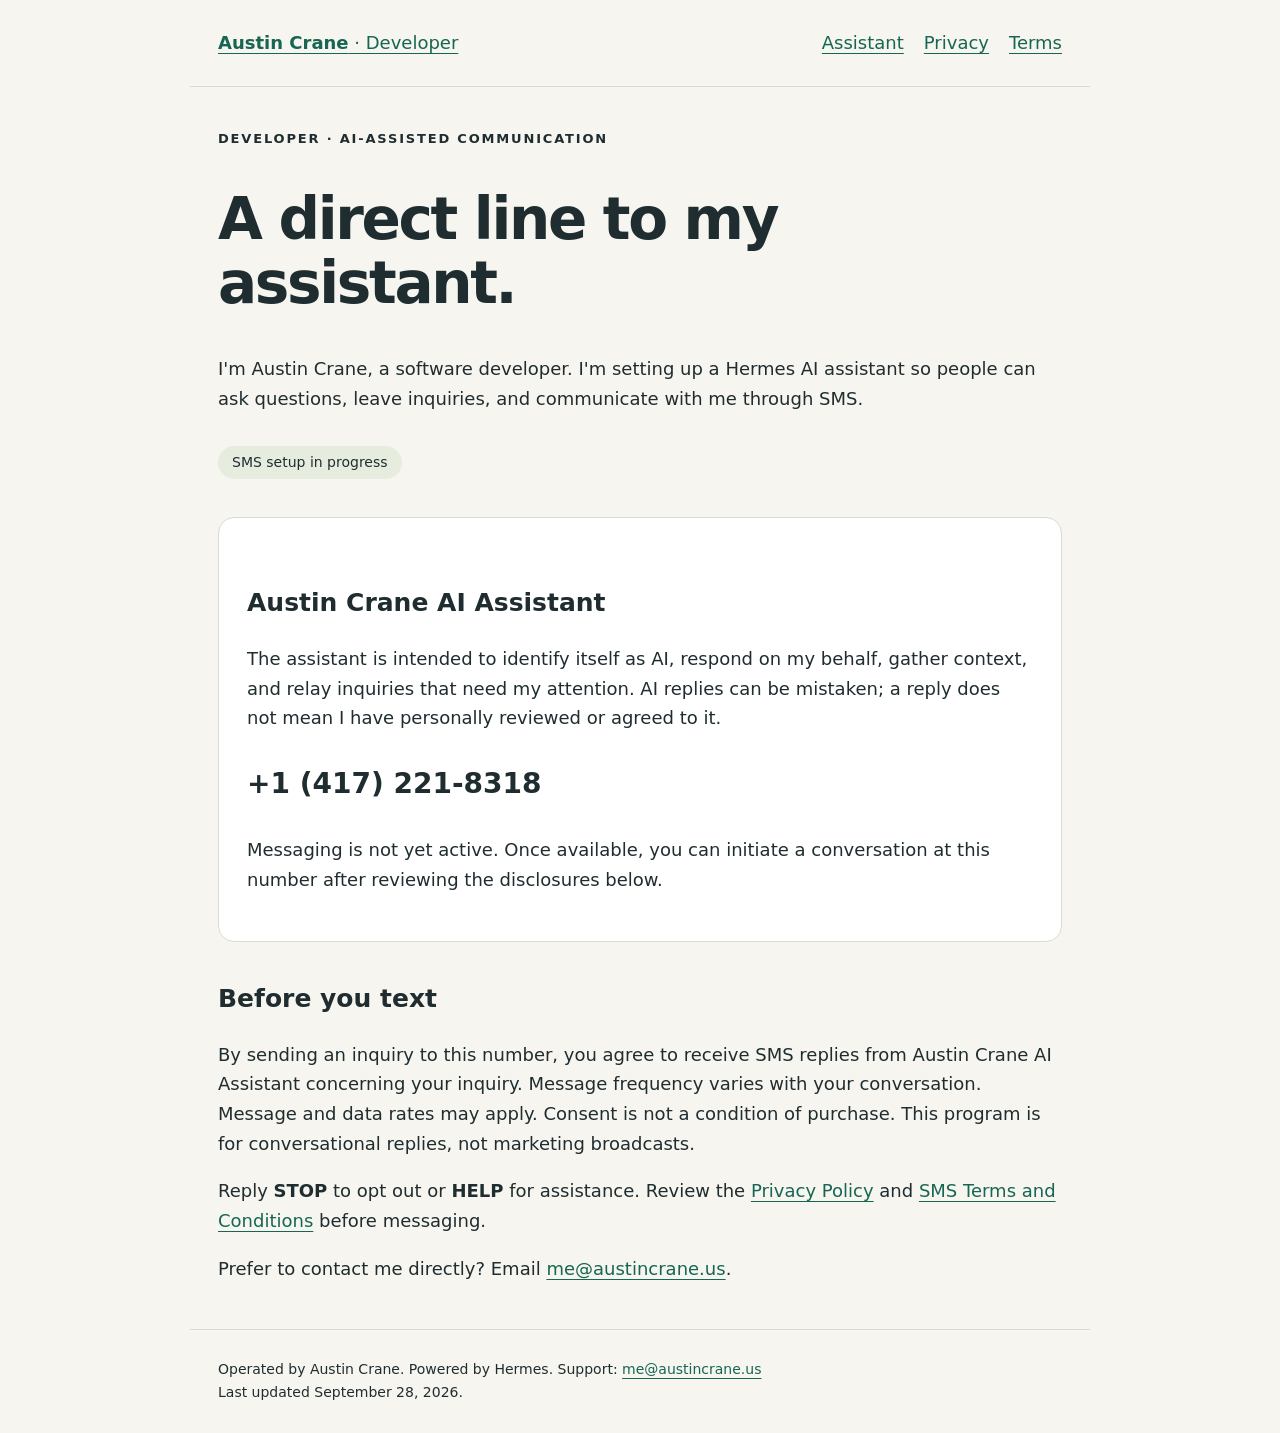
<file: index.html>
<!doctype html><html lang="en"><head><meta charset="utf-8"><meta name="viewport" content="width=device-width,initial-scale=1"><meta name="description" content="Austin Crane's developer assistant: SMS program information, privacy and terms."><title>AI Assistant | Austin Crane</title><link rel="stylesheet" href="style.css"></head><body><header><a href="index.html"><strong>Austin Crane</strong> · Developer</a><nav aria-label="Main navigation"><a href="index.html">Assistant</a><a href="privacy.html">Privacy</a><a href="terms.html">Terms</a></nav></header><main><p class="eyebrow">Developer · AI-assisted communication</p><h1>A direct line to my assistant.</h1><p>I'm Austin Crane, a software developer. I'm setting up a Hermes AI assistant so people can ask questions, leave inquiries, and communicate with me through SMS.</p><p class="status">SMS setup in progress</p><div class="card"><h2>Austin Crane AI Assistant</h2><p>The assistant is intended to identify itself as AI, respond on my behalf, gather context, and relay inquiries that need my attention. AI replies can be mistaken; a reply does not mean I have personally reviewed or agreed to it.</p><p class="phone">+1 (417) 221-8318</p><p>Messaging is not yet active. Once available, you can initiate a conversation at this number after reviewing the disclosures below.</p></div><h2>Before you text</h2><p>By sending an inquiry to this number, you agree to receive SMS replies from Austin Crane AI Assistant concerning your inquiry. Message frequency varies with your conversation. Message and data rates may apply. Consent is not a condition of purchase. This program is for conversational replies, not marketing broadcasts.</p><p>Reply <strong>STOP</strong> to opt out or <strong>HELP</strong> for assistance. Review the <a href="privacy.html">Privacy Policy</a> and <a href="terms.html">SMS Terms and Conditions</a> before messaging.</p><p>Prefer to contact me directly? Email <a href="mailto:me@austincrane.us">me@austincrane.us</a>.</p></main><footer>Operated by Austin Crane. Powered by Hermes. Support: <a href="mailto:me@austincrane.us">me@austincrane.us</a><br>Last updated September 28, 2026.</footer></body></html>
</file>
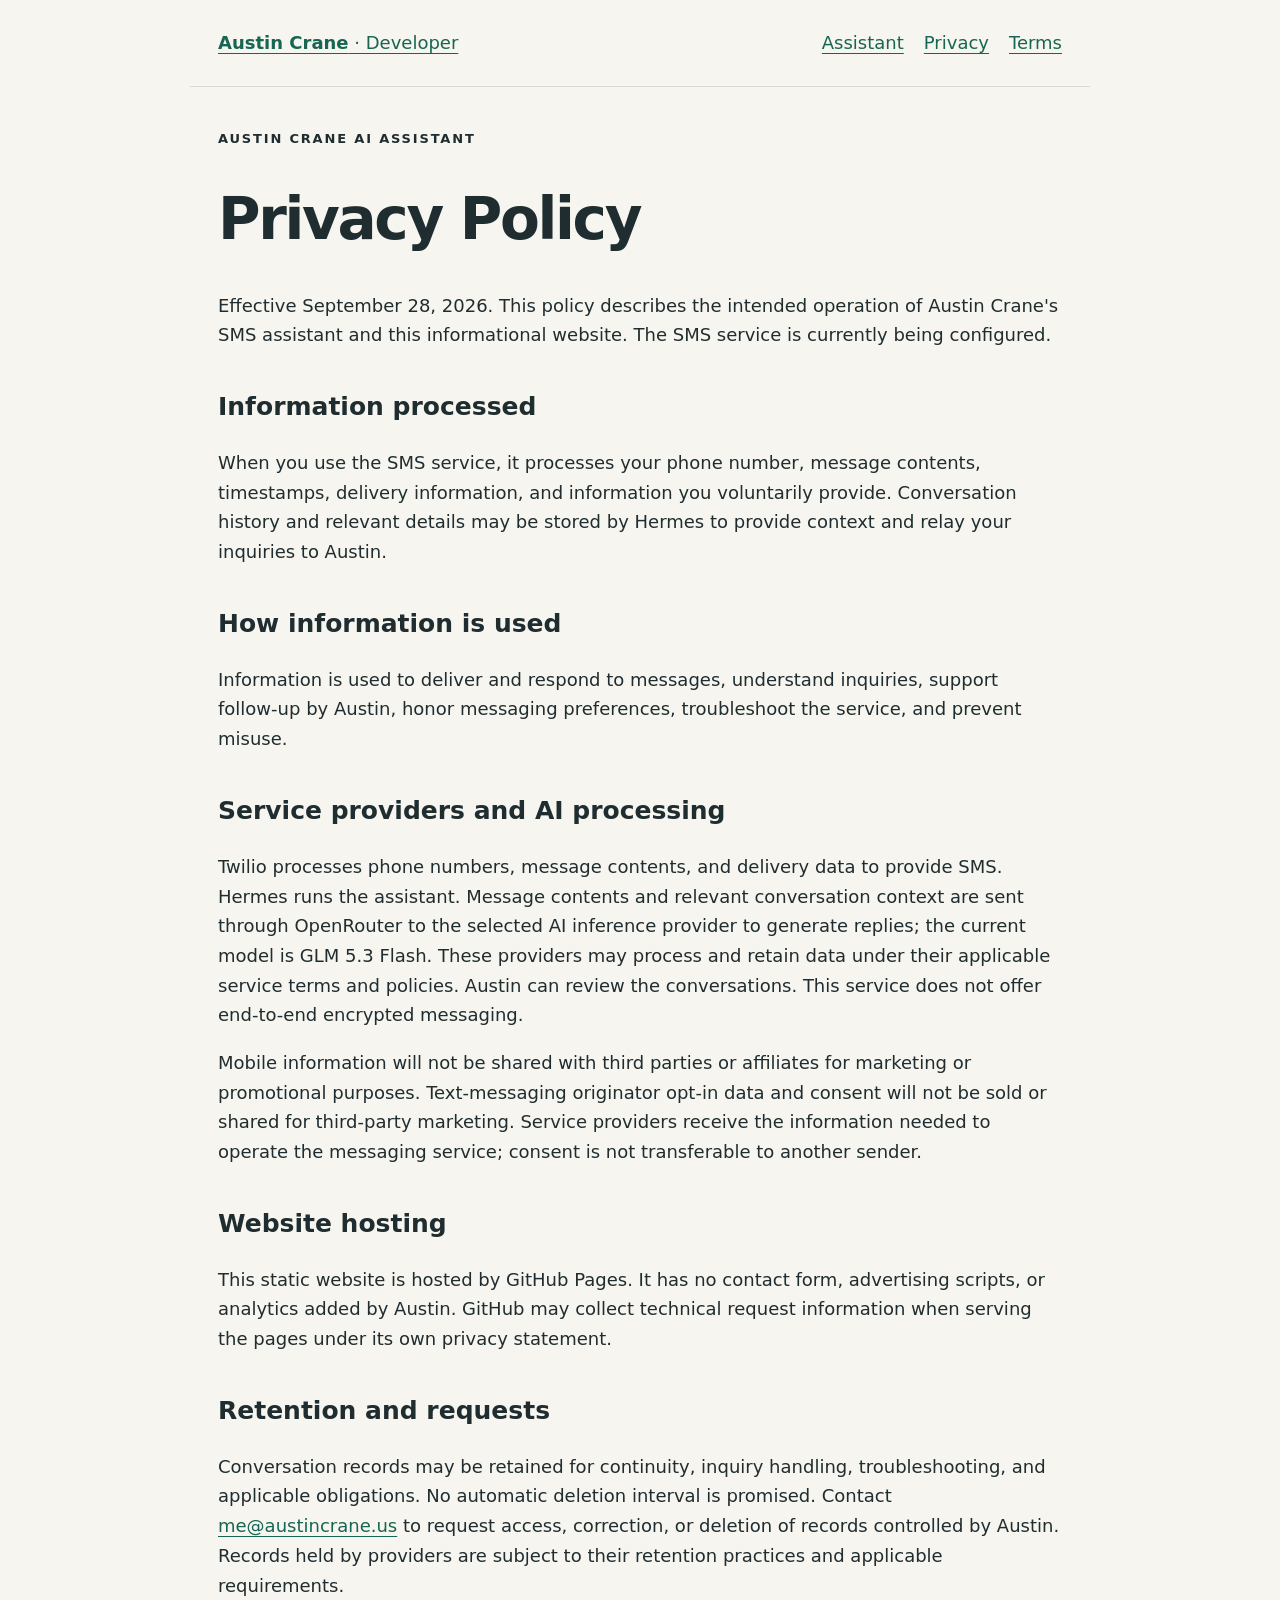
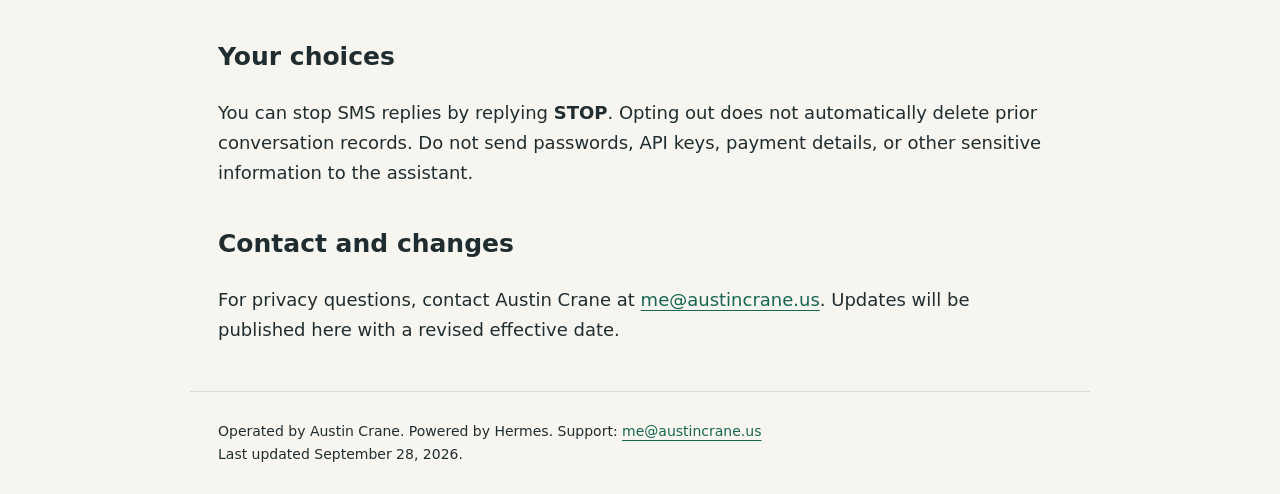
<file: privacy.html>
<!doctype html><html lang="en"><head><meta charset="utf-8"><meta name="viewport" content="width=device-width,initial-scale=1"><meta name="description" content="Austin Crane's developer assistant: SMS program information, privacy and terms."><title>Privacy Policy | Austin Crane</title><link rel="stylesheet" href="style.css"></head><body><header><a href="index.html"><strong>Austin Crane</strong> · Developer</a><nav aria-label="Main navigation"><a href="index.html">Assistant</a><a href="privacy.html">Privacy</a><a href="terms.html">Terms</a></nav></header><main><p class="eyebrow">Austin Crane AI Assistant</p><h1>Privacy Policy</h1><p>Effective September 28, 2026. This policy describes the intended operation of Austin Crane's SMS assistant and this informational website. The SMS service is currently being configured.</p><h2>Information processed</h2><p>When you use the SMS service, it processes your phone number, message contents, timestamps, delivery information, and information you voluntarily provide. Conversation history and relevant details may be stored by Hermes to provide context and relay your inquiries to Austin.</p><h2>How information is used</h2><p>Information is used to deliver and respond to messages, understand inquiries, support follow-up by Austin, honor messaging preferences, troubleshoot the service, and prevent misuse.</p><h2>Service providers and AI processing</h2><p>Twilio processes phone numbers, message contents, and delivery data to provide SMS. Hermes runs the assistant. Message contents and relevant conversation context are sent through OpenRouter to the selected AI inference provider to generate replies; the current model is GLM 5.3 Flash. These providers may process and retain data under their applicable service terms and policies. Austin can review the conversations. This service does not offer end-to-end encrypted messaging.</p><p>Mobile information will not be shared with third parties or affiliates for marketing or promotional purposes. Text-messaging originator opt-in data and consent will not be sold or shared for third-party marketing. Service providers receive the information needed to operate the messaging service; consent is not transferable to another sender.</p><h2>Website hosting</h2><p>This static website is hosted by GitHub Pages. It has no contact form, advertising scripts, or analytics added by Austin. GitHub may collect technical request information when serving the pages under its own privacy statement.</p><h2>Retention and requests</h2><p>Conversation records may be retained for continuity, inquiry handling, troubleshooting, and applicable obligations. No automatic deletion interval is promised. Contact <a href="mailto:me@austincrane.us">me@austincrane.us</a> to request access, correction, or deletion of records controlled by Austin. Records held by providers are subject to their retention practices and applicable requirements.</p><h2>Your choices</h2><p>You can stop SMS replies by replying <strong>STOP</strong>. Opting out does not automatically delete prior conversation records. Do not send passwords, API keys, payment details, or other sensitive information to the assistant.</p><h2>Contact and changes</h2><p>For privacy questions, contact Austin Crane at <a href="mailto:me@austincrane.us">me@austincrane.us</a>. Updates will be published here with a revised effective date.</p></main><footer>Operated by Austin Crane. Powered by Hermes. Support: <a href="mailto:me@austincrane.us">me@austincrane.us</a><br>Last updated September 28, 2026.</footer></body></html>
</file>
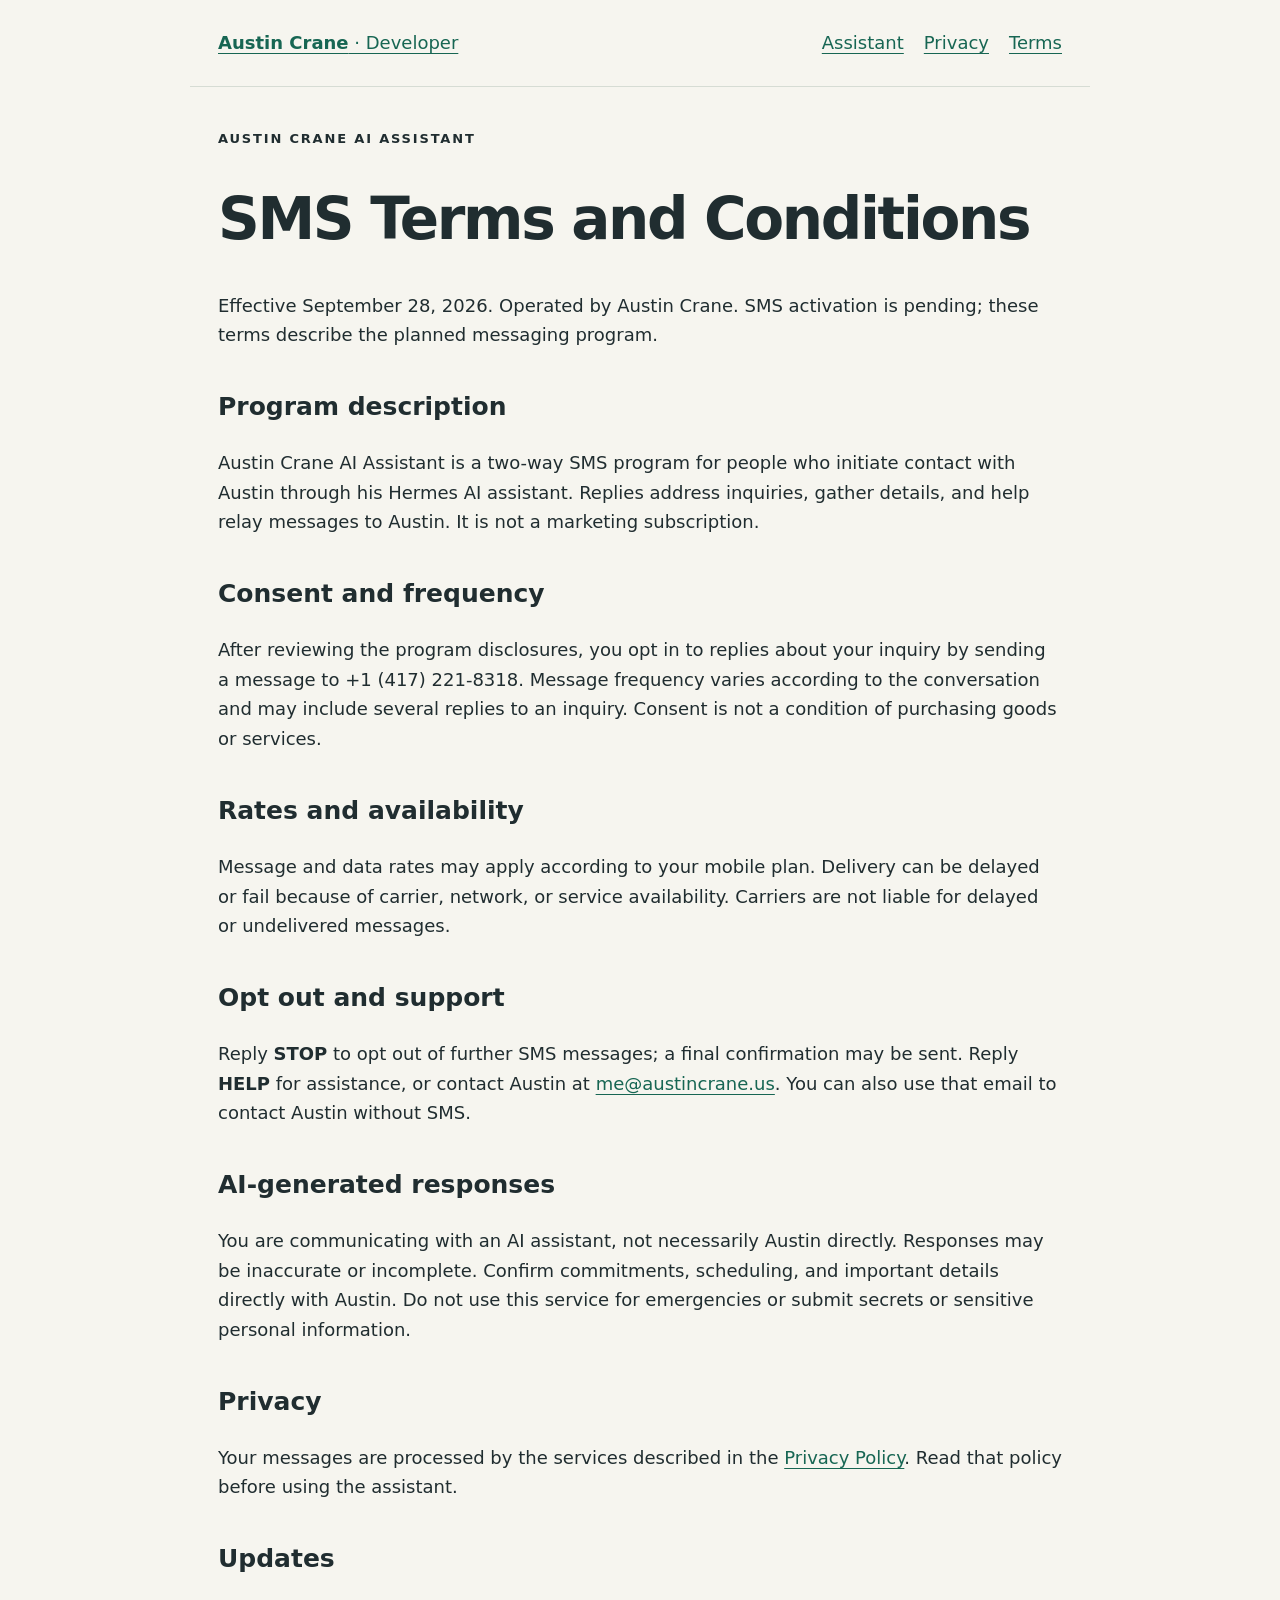
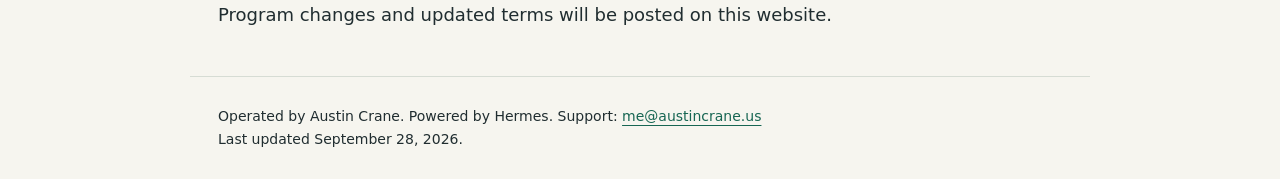
<file: terms.html>
<!doctype html><html lang="en"><head><meta charset="utf-8"><meta name="viewport" content="width=device-width,initial-scale=1"><meta name="description" content="Austin Crane's developer assistant: SMS program information, privacy and terms."><title>SMS Terms | Austin Crane</title><link rel="stylesheet" href="style.css"></head><body><header><a href="index.html"><strong>Austin Crane</strong> · Developer</a><nav aria-label="Main navigation"><a href="index.html">Assistant</a><a href="privacy.html">Privacy</a><a href="terms.html">Terms</a></nav></header><main><p class="eyebrow">Austin Crane AI Assistant</p><h1>SMS Terms and Conditions</h1><p>Effective September 28, 2026. Operated by Austin Crane. SMS activation is pending; these terms describe the planned messaging program.</p><h2>Program description</h2><p>Austin Crane AI Assistant is a two-way SMS program for people who initiate contact with Austin through his Hermes AI assistant. Replies address inquiries, gather details, and help relay messages to Austin. It is not a marketing subscription.</p><h2>Consent and frequency</h2><p>After reviewing the program disclosures, you opt in to replies about your inquiry by sending a message to +1 (417) 221-8318. Message frequency varies according to the conversation and may include several replies to an inquiry. Consent is not a condition of purchasing goods or services.</p><h2>Rates and availability</h2><p>Message and data rates may apply according to your mobile plan. Delivery can be delayed or fail because of carrier, network, or service availability. Carriers are not liable for delayed or undelivered messages.</p><h2>Opt out and support</h2><p>Reply <strong>STOP</strong> to opt out of further SMS messages; a final confirmation may be sent. Reply <strong>HELP</strong> for assistance, or contact Austin at <a href="mailto:me@austincrane.us">me@austincrane.us</a>. You can also use that email to contact Austin without SMS.</p><h2>AI-generated responses</h2><p>You are communicating with an AI assistant, not necessarily Austin directly. Responses may be inaccurate or incomplete. Confirm commitments, scheduling, and important details directly with Austin. Do not use this service for emergencies or submit secrets or sensitive personal information.</p><h2>Privacy</h2><p>Your messages are processed by the services described in the <a href="privacy.html">Privacy Policy</a>. Read that policy before using the assistant.</p><h2>Updates</h2><p>Program changes and updated terms will be posted on this website.</p></main><footer>Operated by Austin Crane. Powered by Hermes. Support: <a href="mailto:me@austincrane.us">me@austincrane.us</a><br>Last updated September 28, 2026.</footer></body></html>
</file>
<file: style.css>
*{box-sizing:border-box}body{margin:0;background:#f6f5ef;color:#202d30;font:18px/1.65 system-ui,sans-serif}header,main,footer{max-width:900px;margin:auto;padding:28px}header{display:flex;justify-content:space-between;gap:24px;flex-wrap:wrap;border-bottom:1px solid #d6dcd4}nav{display:flex;gap:20px}a{color:#176653;text-underline-offset:4px}h1{font-size:clamp(34px,6vw,58px);line-height:1.1;letter-spacing:-.04em}h2{font-size:25px;margin-top:36px}.eyebrow{text-transform:uppercase;letter-spacing:.14em;font-size:13px;font-weight:700}.card{background:white;border:1px solid #d6dcd4;border-radius:16px;padding:28px;margin:24px 0}.status{display:inline-block;background:#e6eddf;border-radius:99px;padding:5px 14px;font-size:14px}.phone{font-size:28px;font-weight:700}footer{font-size:14px;border-top:1px solid #d6dcd4}.muted{color:#536366}
</file>
